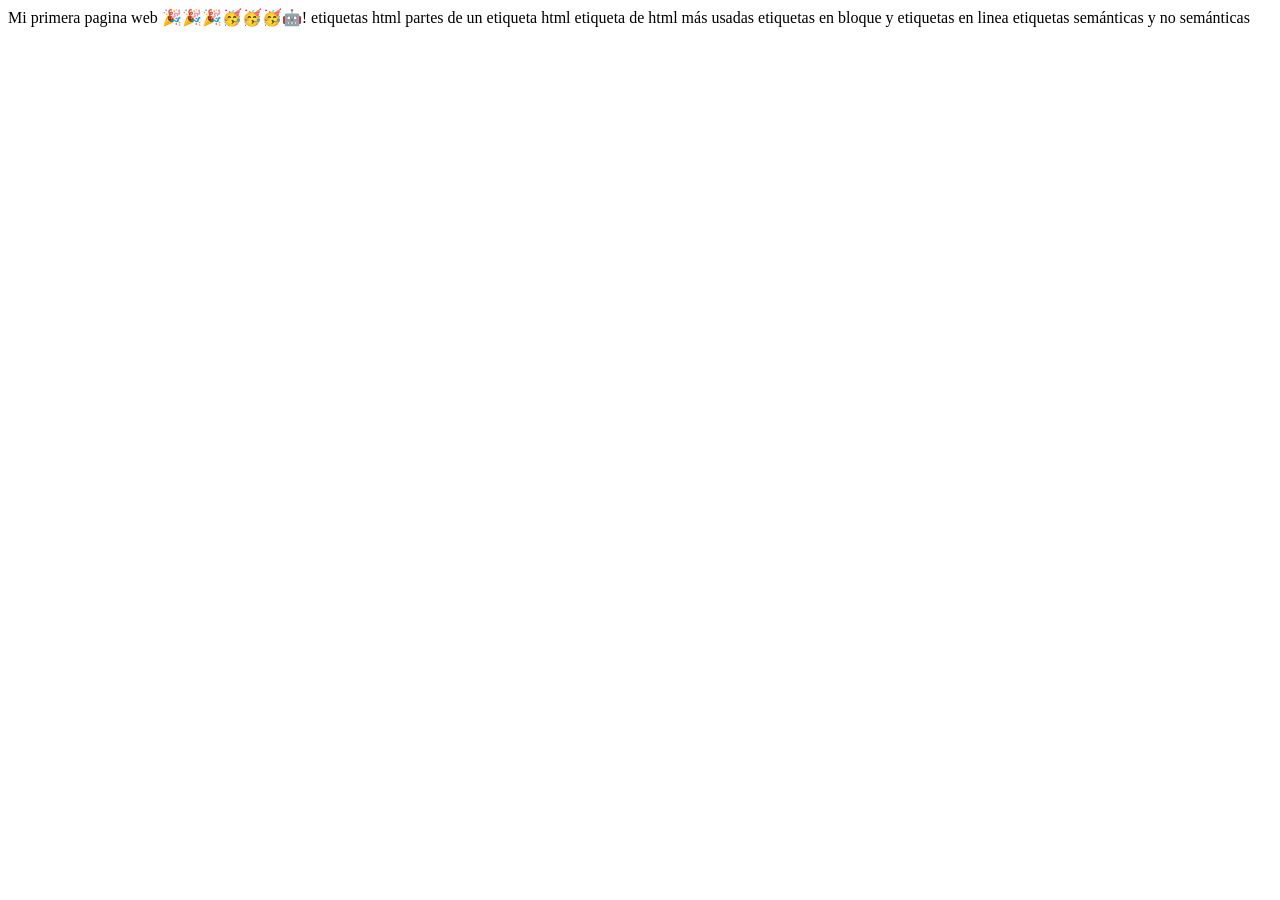
<file: semana1/clase1-mi-primera-web-html/index.html>
<!DOCTYPE html>
<html lang="en">
<head>
  <meta charset="UTF-8">
  <meta name="viewport" content="width=device-width, initial-scale=1.0">
  <title>Mi primera web</title>
</head>
<body>
  Mi primera pagina web 🎉🎉🎉🥳🥳🥳🤖!

</body>
</html>


etiquetas html
partes de un etiqueta html
etiqueta de html más usadas
etiquetas en bloque y etiquetas en linea
etiquetas semánticas y no semánticas
</file>
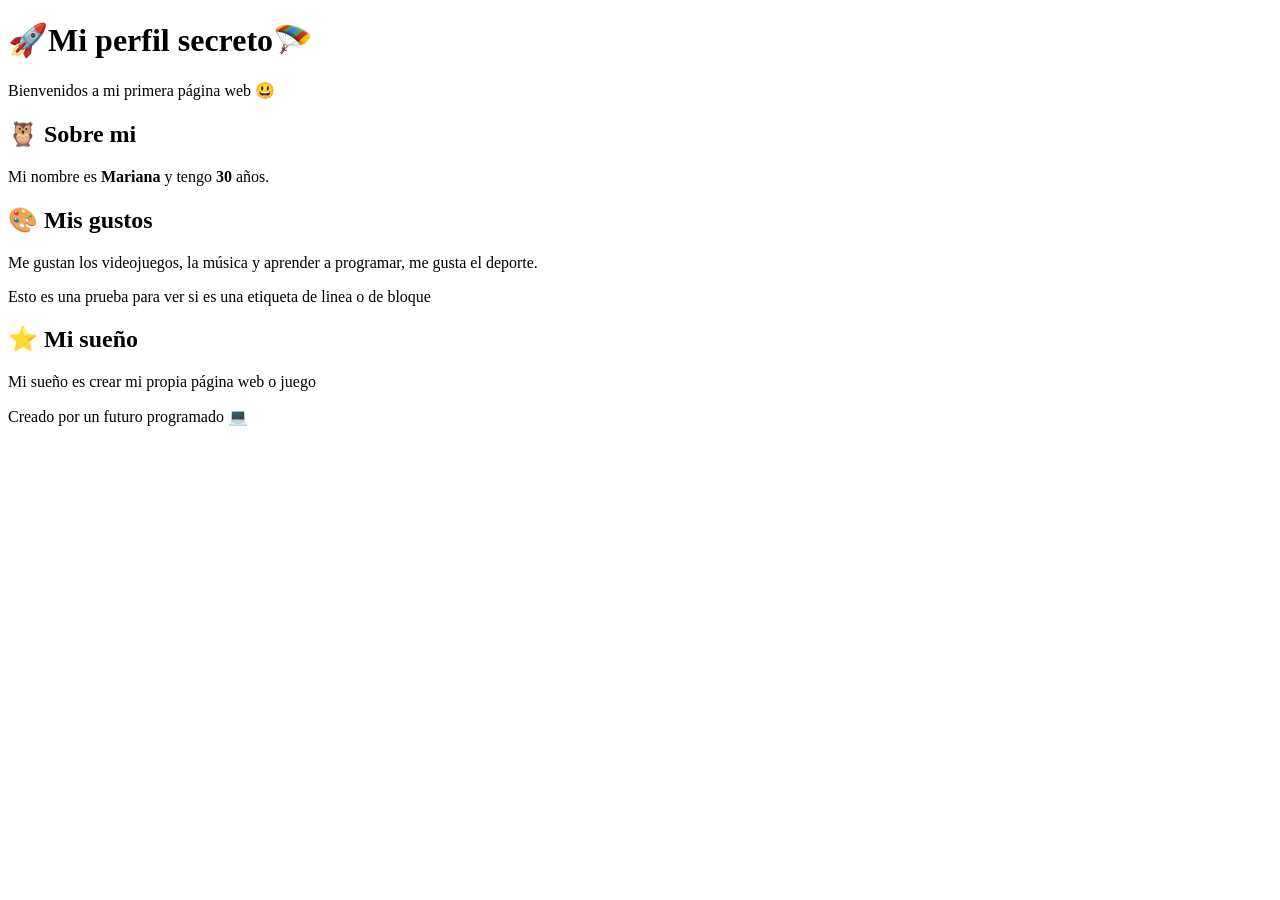
<file: semana1/clase2-mi-perfil-secreto-html/index.html>
<!DOCTYPE html>
<html lang="en">
<head>
  <meta charset="UTF-8">
  <meta name="viewport" content="width=device-width, initial-scale=1.0">
  <title>Mi perfil secreto</title>
</head>
<body>
 <header>
  <h1>🚀Mi perfil secreto🪂</h1> 
  <p>Bienvenidos a mi primera página web 😃</p>
 </header>

 <main>
  <section>
    <h2> 🦉 Sobre mi</h2>
    <p>Mi nombre es <strong>Mariana</strong> y tengo <strong>30</strong> años.</p>
  </section>

  <section>
    <h2>🎨 Mis gustos</h2>
    <p>Me gustan los videojuegos, la música y aprender a programar, me gusta el deporte.</p>
    <p>Esto es una prueba para ver si es una etiqueta de linea o de bloque</p>
  </section>

  <section>
    <h2>⭐ Mi sueño</h2>
    <p>Mi sueño es crear mi propia página web o juego</p>
  </section>
  </main>

 <footer>
    <p>Creado por un futuro programado 💻</p>
  </footer>
  
</body>
</html>
</file>
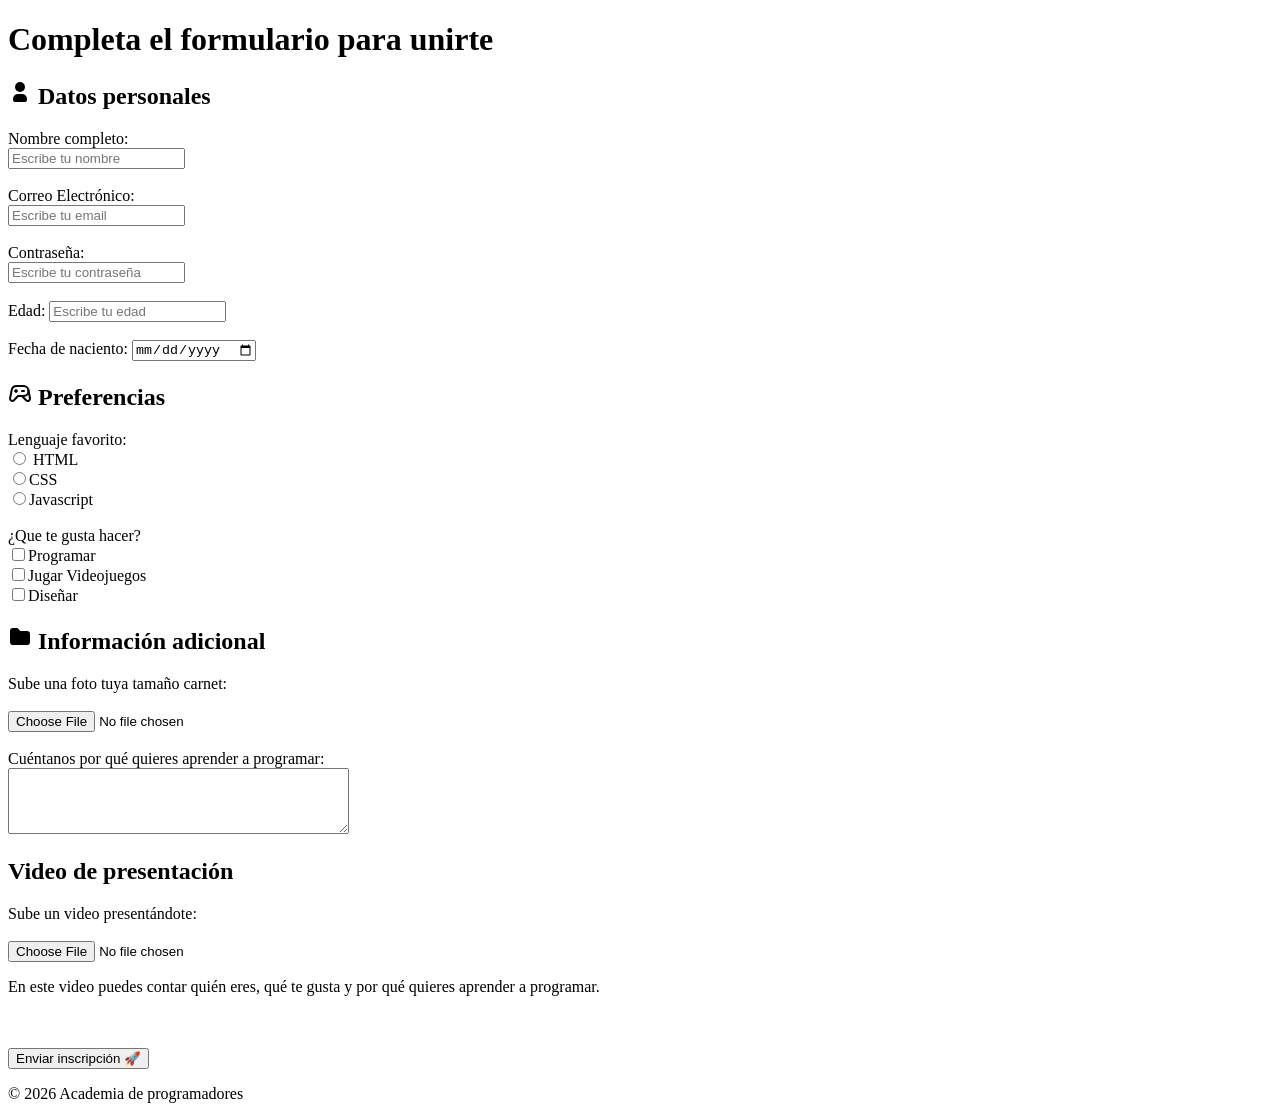
<file: semana2/clase1-formularios-inputs-html/index.html>
<!DOCTYPE html>
<html lang="en">
<head>
  <meta charset="UTF-8">
  <meta name="viewport" content="width=device-width, initial-scale=1.0">
  <title>Formulario de Registro</title>
</head>
<body>
  <header>
    <h1>Completa el formulario para unirte</h1>
  </header>
  <form>
    <!-- SECCION 1: DATOS PERSONALES -->
    <section>
      <h2>
      <svg xmlns="http://www.w3.org/2000/svg" width="24" height="24" viewBox="0 0 24 24" fill="currentColor" class="icon icon-tabler icons-tabler-filled icon-tabler-user"><path stroke="none" d="M0 0h24v24H0z" fill="none"/><path d="M12 2a5 5 0 1 1 -5 5l.005 -.217a5 5 0 0 1 4.995 -4.783z" /><path d="M14 14a5 5 0 0 1 5 5v1a2 2 0 0 1 -2 2h-10a2 2 0 0 1 -2 -2v-1a5 5 0 0 1 5 -5h4z" /></svg>
        Datos personales
      </h2>
      <!-- <img src="assets/icons8-personal-data-66.png" alt=""> -->
      <label for="nombreCompleto">
        Nombre completo:
      </label> <br>
      <input id="nombreCompleto" type="text" placeholder="Escribe tu nombre" required><br><br>

      <label>Correo Electrónico:
        <br><input type="email" placeholder="Escribe tu email" required>
      </label><br><br>

      <label>Contraseña:
        <br><input type="password" placeholder="Escribe tu contraseña">
      </label><br><br>

      <label>Edad:
        <input type="number" placeholder="Escribe tu edad">
      </label><br><br>

      <label>Fecha de naciento:
        <input type="date">
      </label>
    </section>

      <!-- SECCION 2: PREFERENCIAS -->
    <section>
      <h2>
        <svg xmlns="http://www.w3.org/2000/svg" width="24" height="24" viewBox="0 0 24 24" fill="none" stroke="currentColor" stroke-width="2" stroke-linecap="round" stroke-linejoin="round" class="icon icon-tabler icons-tabler-outline icon-tabler-device-gamepad-2"><path stroke="none" d="M0 0h24v24H0z" fill="none"/><path d="M12 5h3.5a5 5 0 0 1 0 10h-5.5l-4.015 4.227a2.3 2.3 0 0 1 -3.923 -2.035l1.634 -8.173a5 5 0 0 1 4.904 -4.019h3.4" /><path d="M14 15l4.07 4.284a2.3 2.3 0 0 0 3.925 -2.023l-1.6 -8.232" /><path d="M8 9v2" /><path d="M7 10h2" /><path d="M14 10h2" /></svg>
        Preferencias</h2>

      <label>Lenguaje favorito:</label>
       <br> <input type="radio" name="lenguaje"> HTML
       <br> <input type="radio" name="lenguaje">CSS
       <br> <input type="radio" name="lenguaje">Javascript <br><br>
      

      <label for="">¿Que te gusta hacer?</label><br>
      <input type="checkbox">Programar<br> 
      <input type="checkbox">Jugar Videojuegos<br>
      <input type="checkbox">Diseñar<br>
    </section>

      <!-- SECCIÓN 3: ARCHIVO Y MENSAJE -->
      <section>
        <h2>
          <svg xmlns="http://www.w3.org/2000/svg" width="24" height="24" viewBox="0 0 24 24" fill="currentColor" class="icon icon-tabler icons-tabler-filled icon-tabler-folder"><path stroke="none" d="M0 0h24v24H0z" fill="none"/><path d="M9 3a1 1 0 0 1 .608 .206l.1 .087l2.706 2.707h6.586a3 3 0 0 1 2.995 2.824l.005 .176v8a3 3 0 0 1 -2.824 2.995l-.176 .005h-14a3 3 0 0 1 -2.995 -2.824l-.005 -.176v-11a3 3 0 0 1 2.824 -2.995l.176 -.005h4z" /></svg>
          Información adicional
        </h2>

          <label>Sube una foto tuya tamaño carnet:</label><br><br>
          <input type="file"><br><br>

          <label>Cuéntanos por qué quieres aprender a programar:</label><br>
          <textarea rows="4" cols="40"></textarea>
      </section>

      <!-- SECCIÓN 4: VIDEO -->
      <section>
        <h2>Video de presentación</h2>

        <label>Sube un video presentándote:</label><br><br>
        <input type="file" accept="video/*">
        <p>En este video puedes contar quién eres, qué te gusta y por qué quieres aprender a programar.</p><br>
      </section><br>

      <!-- BOTÓN -->
       <section>
        <input type="submit" value="Enviar inscripción 🚀" >
       </section>
     </form>

     <footer>
      <p>
        © 2026 Academia de programadores
      </p>
     </footer>
</body>
</html>
</file>
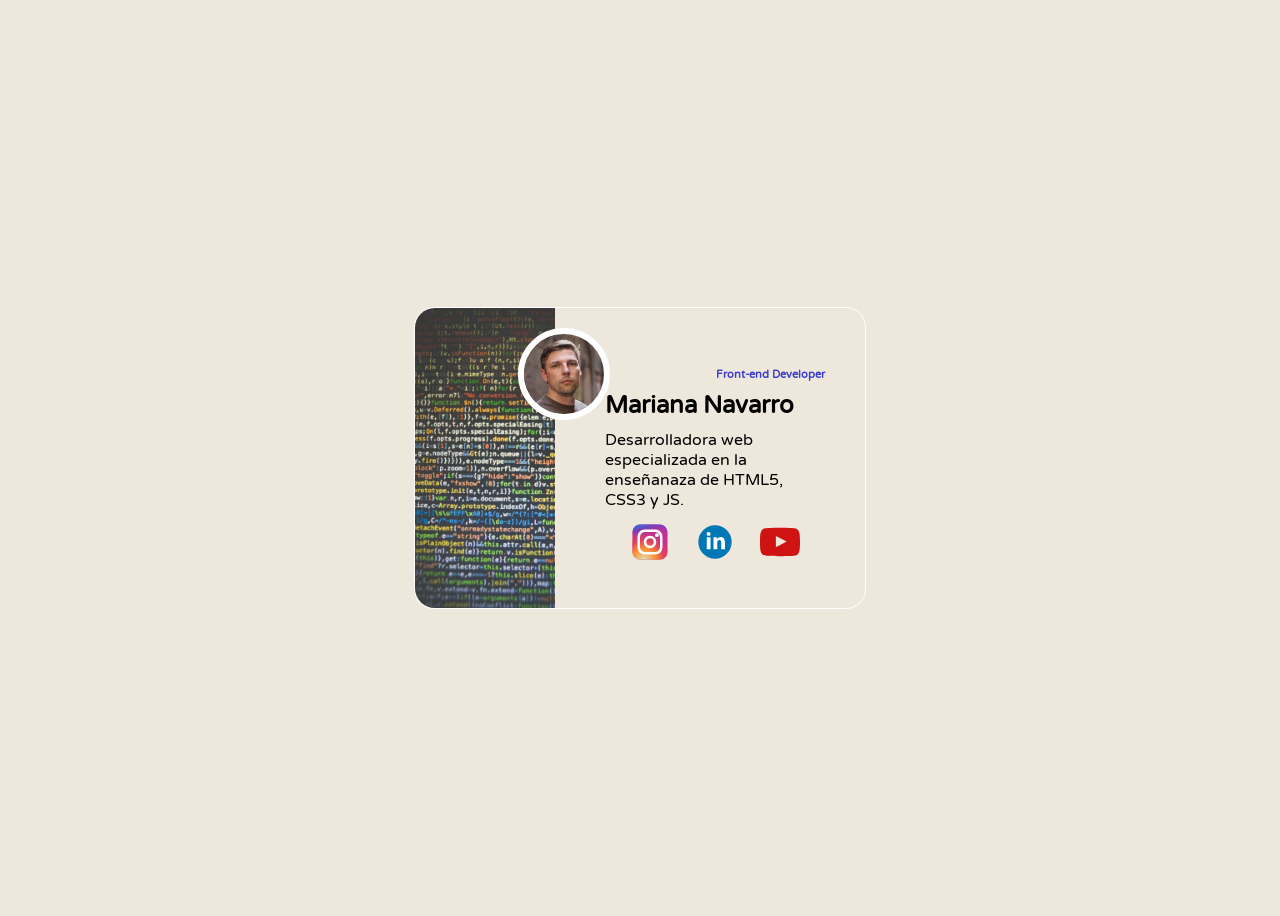
<file: semana3/dia1-2-3 - tarjeta-presentacion-css/index.html>
<!DOCTYPE html>
<html lang="en">
<head>
  <meta charset="UTF-8">
  <meta name="viewport" content="width=device-width, initial-scale=1.0">
  <title>Tarjeta de presentación</title>
  <link rel="preconnect" href="https://fonts.googleapis.com">
  <link rel="preconnect" href="https://fonts.gstatic.com" crossorigin>
  <link href="https://fonts.googleapis.com/css2?family=Varela+Round&display=swap" rel="stylesheet">
  <link rel="stylesheet" href="./styles.css">
</head>
<body>   
  <main class="tarjeta-contenedor">
    <section class="foto-usuario">
      <img src="assets/user.jpg" alt="">
    </section>
    <section class="tarjeta">
      <div class="tarjeta-foto">
        <!-- <img src="assets/programming-side.jpg" alt="" width="150px"> -->
      </div>
      <section class="tarjeta-contenido">
        <header class="ocupacion">Front-end Developer</header>
        <h2 class="nombre-completo">Mariana Navarro</h2>
        <p class="descripcion">Desarrolladora web especializada en la enseñanaza de HTML5, CSS3 y JS.</p>
        <footer class="redes-sociales">
          <nav>
            <a href="https://www.instagram.com/" target="_blank"><img src="assets/instagram-1-svgrepo-com (1).svg" alt="icono de instagram" width="40px"></a>
            <a href="https://www.linkedin.com/" target="_blank"><img src="assets/linkedin-svgrepo-com.svg" alt="icono de linkedin" width="40px"></a>
            <a href="https://www.youtube.com/" target="_blank"><img src="assets/youtube-color-svgrepo-com (1).svg" alt="icono de youtube" width="40px"></a>
          </nav>
        </footer>
      </section>
    </section>

  </main>
</body>
</html>
</file>
<file: semana3/dia1-2-3 - tarjeta-presentacion-css/styles.css>
body {
  font-family: "Varela Round", sans-serif;
  height: 100vh;
  background-color: #eee8dc;
  display: flex;
  /* flex-direction: column; */
  justify-content:center;
  align-items: center;
}

.tarjeta-contenedor {
  position: relative;
  border: 1px solid #ffffff;
  width: 450px;
  border-radius: 20px;
}

.foto-usuario img {
  border-radius: 50%;
  width: 80px;
  border: 6px solid white;
}

.tarjeta {
  display: grid;
  grid-template-columns: 1fr 2fr;

}

.foto-usuario {
  position:absolute;
  left: 103px;
  top: 20px

}

.tarjeta-contenido {
  padding: 60px 40px 20px 40px;
}

.tarjeta-contenido .ocupacion {
  font-size: 11px;
  font-weight: 700;
  color: rgba(33, 33, 200, 0.861);
  text-align: right;
}

.tarjeta-contenido .nombre-completo {
  margin: 0;
  padding-top: 10px;
}

.descripcion {
  margin: 0;
  padding-top: 10px;
}

.redes-sociales nav {
  width: 100%;
  padding-top: 12px;
  display: flex;
  justify-content: space-evenly;
}

.tarjeta-foto {
  background-image: url(assets/programming-side.jpg);
  background-size: cover;
  width:140px;
  height: 300px;
  border-radius: 20px 0 0 20px;
}
</file>
